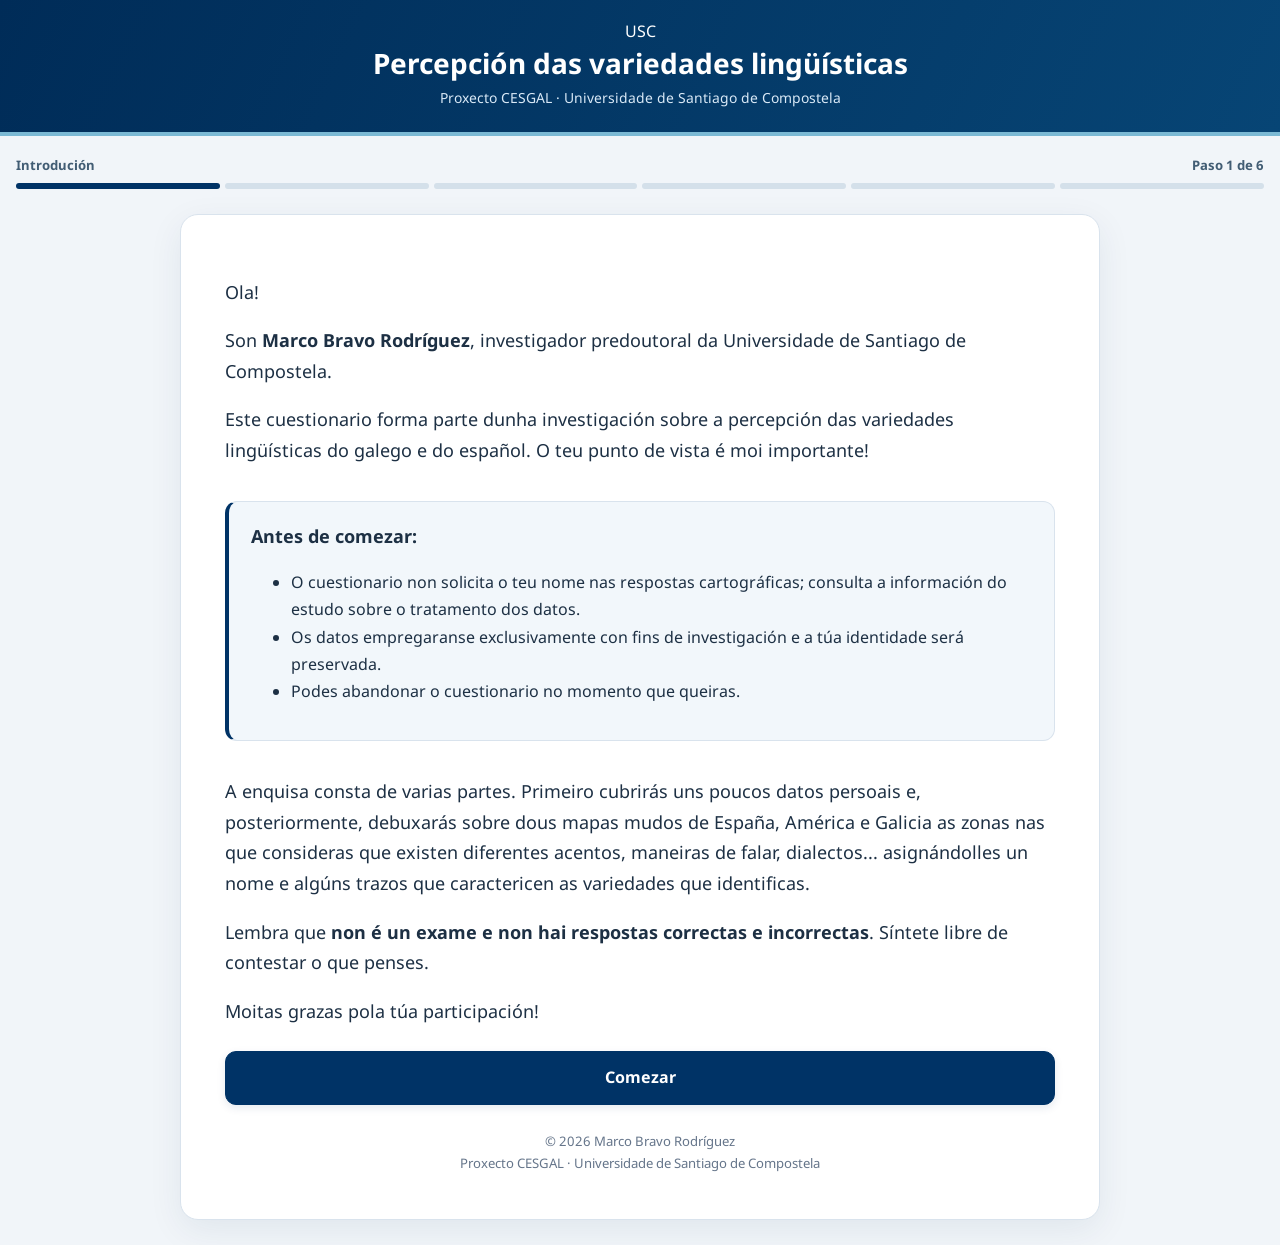
<file: index.html>
<!DOCTYPE html>
<html lang="gl">

<head>

<meta charset="UTF-8">
<meta name="viewport" content="width=device-width, initial-scale=1.0">

<title>PercepMap · Introdución</title>

<link rel="preconnect" href="https://fonts.googleapis.com">
<link rel="preconnect" href="https://fonts.gstatic.com" crossorigin>

<link href="https://fonts.googleapis.com/css2?family=Noto+Sans:wght@300;400;600;700&display=swap" rel="stylesheet">

<style>

:root{
--usc:#003366;
--gris:#eef2f5;
--borde:#d8dde3;
}

body{
margin:0;
background:var(--gris);
font-family:"Noto Sans",sans-serif;
}

header{
background:#003366;
color:white;
padding:22px 20px 28px;
text-align:center;
}

header img{
display:block;
margin:0 auto 15px auto;
max-width:260px;
width:100%;
height:auto;
background:white;
padding:10px 14px;
border-radius:10px;
}

header h1{
margin:5px 0 8px 0;
color:white;
font-size:1.8rem;
font-weight:600;
letter-spacing:0.3px;
}

.subtitulo{
margin:0;
color:#d6e3f1;
font-size:0.95rem;
font-weight:300;
}

main{
width:900px;
max-width:95%;
margin:35px auto;
background:white;
padding:45px;
border-radius:16px;
box-shadow:0 8px 30px rgba(0,0,0,.08);
}

p{
    font-size:18px;
    line-height:1.7;
}

.caixa{
background:#f8fafc;
border:1px solid #d9e1e8;
border-left:5px solid #003366;
border-radius:10px;
padding:20px;
margin:35px 0;
}

button{
width:100%;
margin-top:35px;
background:#003366;
color:white;
padding:16px;
border:none;
border-radius:10px;
font-size:18px;
font-weight:600;
cursor:pointer;
}

button:hover{

    background:#0054a5;

}

footer{

    margin-top:40px;

    text-align:center;

    color:#777;

    font-size:14px;

}

.btnComezar{
display:block;
width:100%;
text-align:center;
background:#003366;
color:white;
padding:16px;
border-radius:10px;
text-decoration:none;
font-size:18px;
font-weight:600;
}

</style>

<link rel="stylesheet" href="styles.css?v=2">
</head>

<body>
<header>
<span class="institutional-mark-placeholder" aria-label="Identidade institucional non incluída nesta distribución">USC</span>

<h1>Percepción das variedades lingüísticas</h1>

<p class="subtitulo">
Proxecto CESGAL · Universidade de Santiago de Compostela
</p>

</header>
<nav class="percep-progress" aria-label="Progreso do cuestionario"><div class="percep-progress__top"><span>Introdución</span><span>Paso 1 de 6</span></div><div class="percep-progress__track" aria-hidden="true"><span class="percep-progress__step is-current"></span><span class="percep-progress__step "></span><span class="percep-progress__step "></span><span class="percep-progress__step "></span><span class="percep-progress__step "></span><span class="percep-progress__step "></span></div></nav>

<main>

<p>Ola!</p>
<p>Son <strong>Marco Bravo Rodríguez</strong>, investigador predoutoral da Universidade de Santiago de Compostela.</p>
<p>Este cuestionario forma parte dunha investigación sobre a percepción das variedades lingüísticas do galego e do español. O teu punto de vista é moi importante!</p>

<div class="caixa">
<p><b>Antes de comezar:</b></p>
<ul>
<li>O cuestionario non solicita o teu nome nas respostas cartográficas; consulta a información do estudo sobre o tratamento dos datos.</li>
<li>Os datos empregaranse exclusivamente con fins de investigación e a túa identidade será preservada.</li>
<li>Podes abandonar o cuestionario no momento que queiras.</li>
</ul>
</div>

<p>A enquisa consta de varias partes. Primeiro cubrirás uns poucos datos persoais e, posteriormente, debuxarás sobre dous mapas mudos de España, América e Galicia as zonas nas que consideras que existen diferentes acentos, maneiras de falar, dialectos... asignándolles un nome e algúns trazos que caractericen as variedades que identificas.</p>
<p>Lembra que <b>non é un exame e non hai respostas correctas e incorrectas</b>. Síntete libre de contestar o que penses.</p>
<p>Moitas grazas pola túa participación!</p>

<a class="btnComezar" href="datos_persoais.html">
Comezar
</a>

<footer>
© 2026 Marco Bravo Rodríguez<br>
Proxecto CESGAL · Universidade de Santiago de Compostela<br>
</footer>

</main>

</body>
</html>
</file>
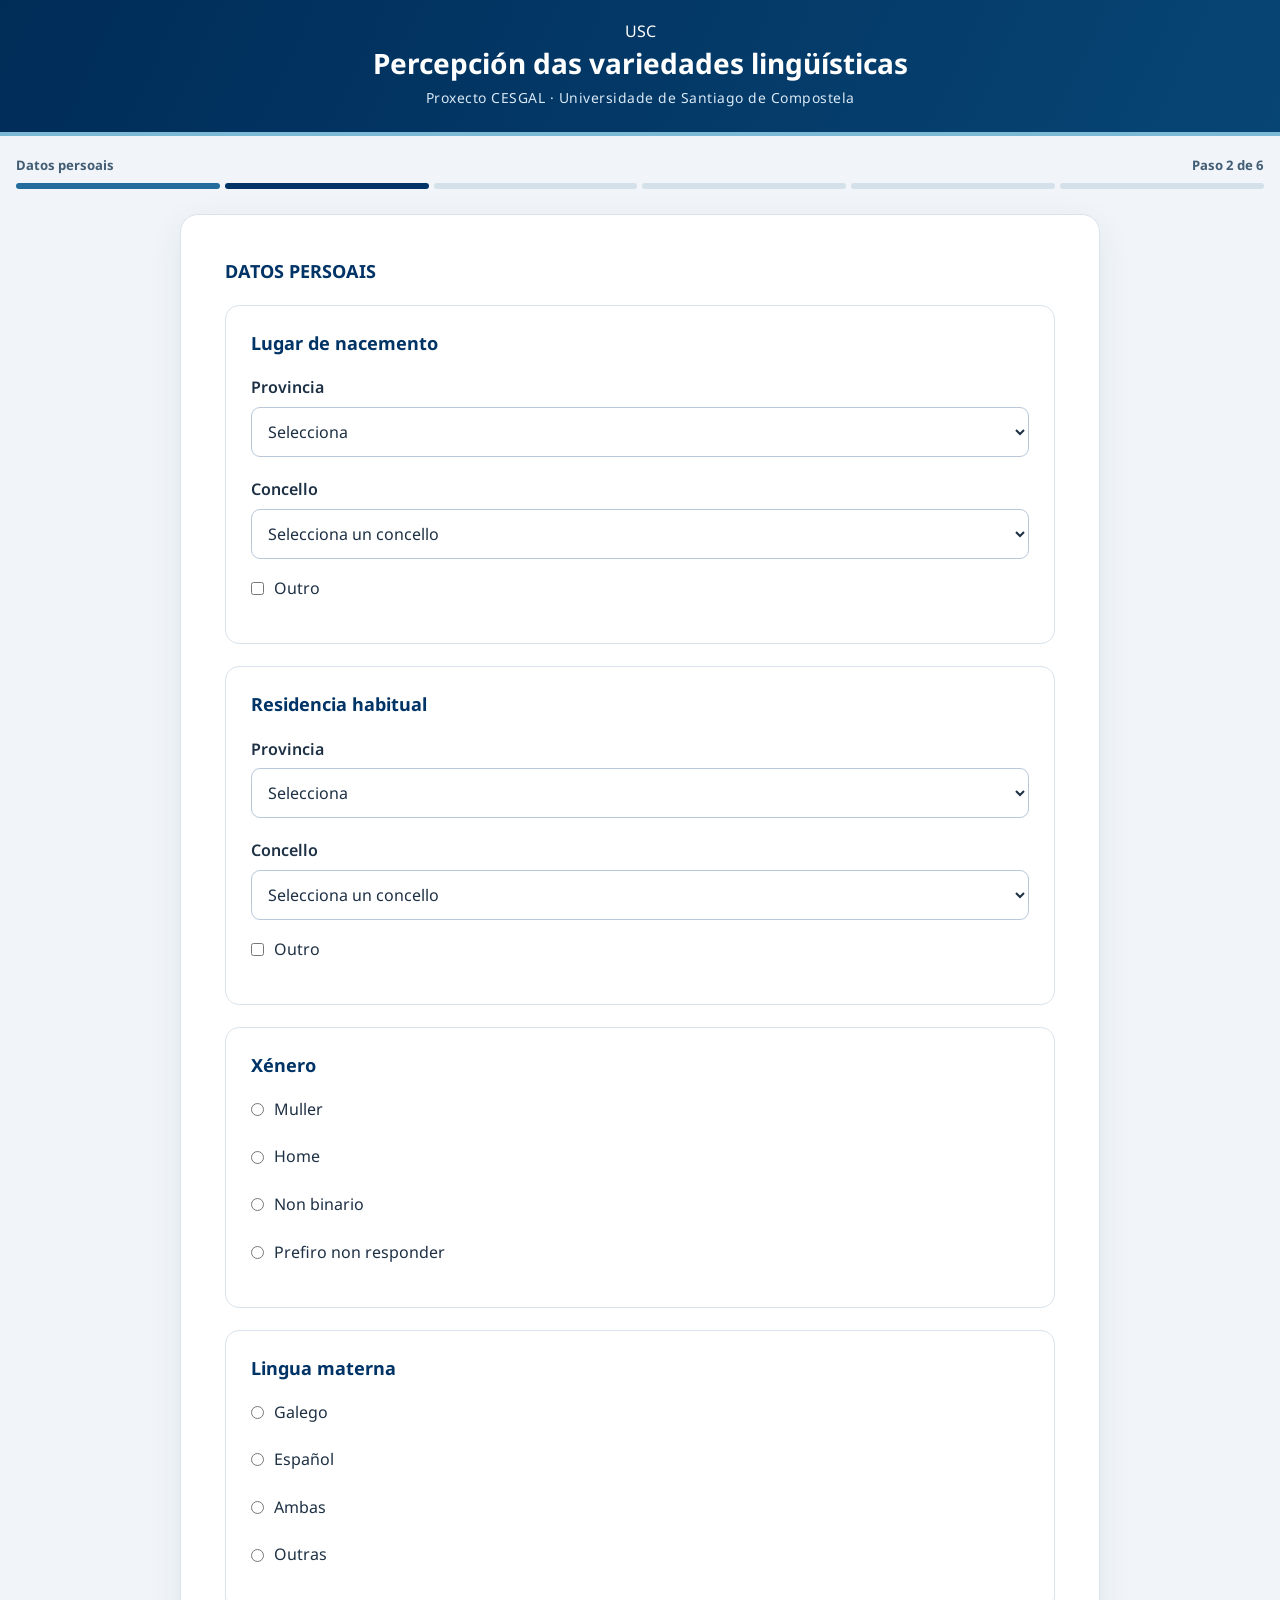
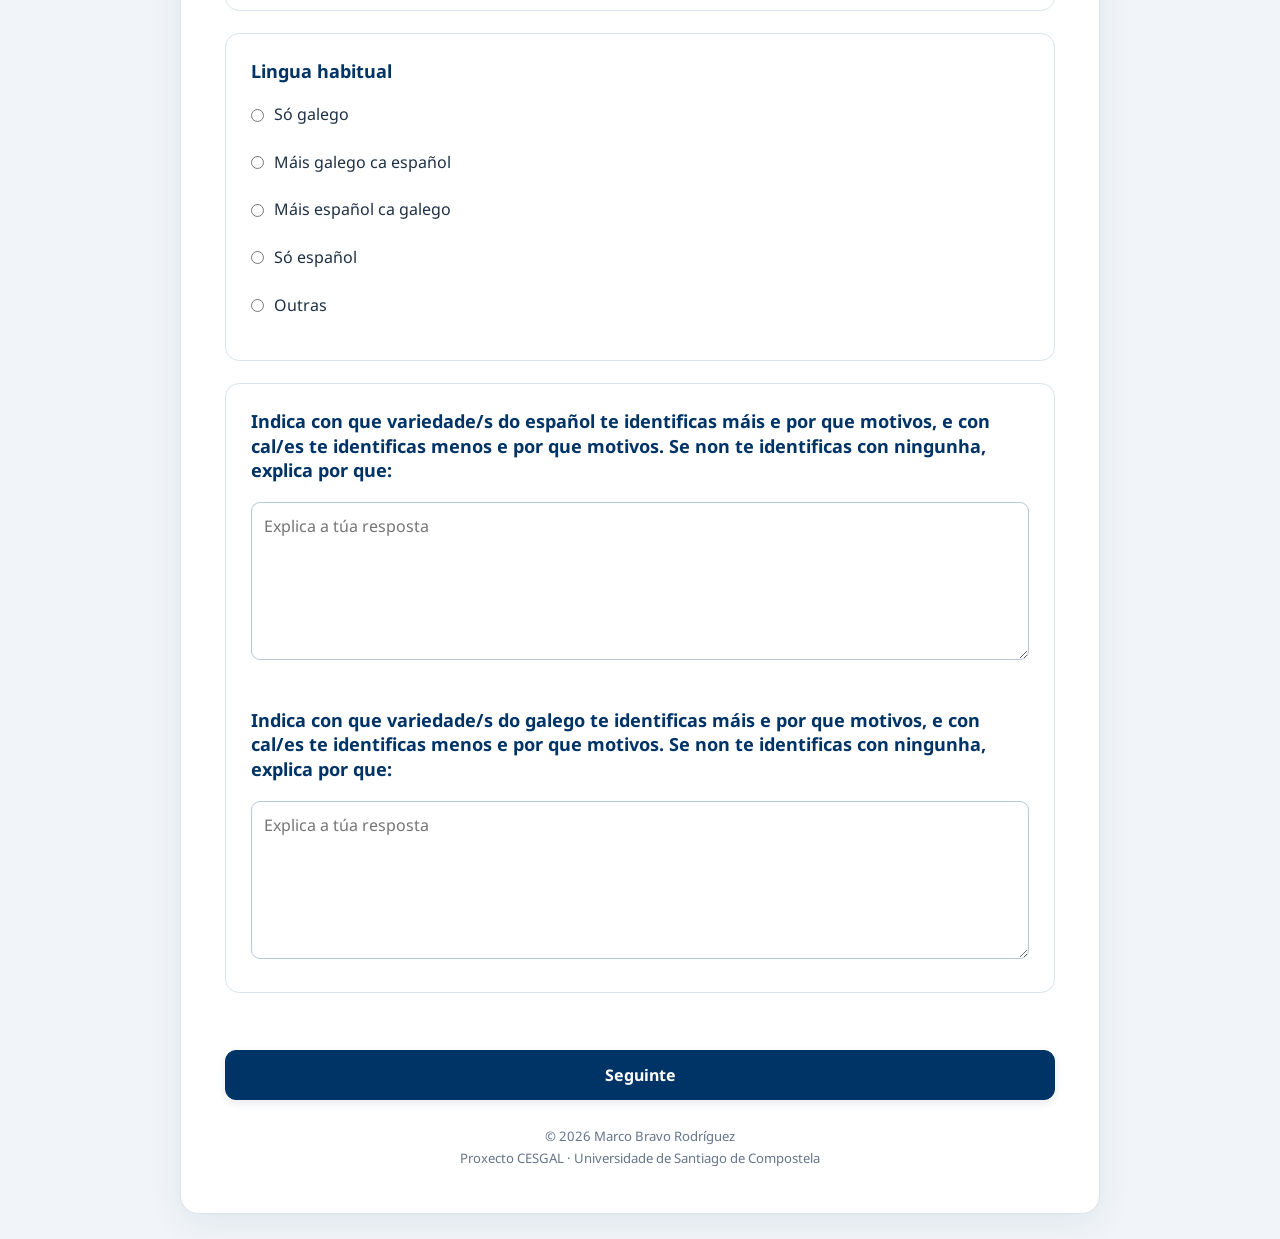
<file: datos_persoais.html>
<!DOCTYPE html>
<html lang="gl">

<head>

<meta charset="UTF-8">
<meta name="viewport" content="width=device-width, initial-scale=1.0">

<title>PercepMap · Datos persoais</title>

<link rel="preconnect" href="https://fonts.googleapis.com">
<link rel="preconnect" href="https://fonts.gstatic.com" crossorigin>

<link href="https://fonts.googleapis.com/css2?family=Noto+Sans:wght@300;400;600;700&display=swap" rel="stylesheet">

<style>

:root {
    --usc: #003366;
    --gris: #eef2f5;
    --borde: #d8dde3;
}

* {
    box-sizing: border-box;
}

body {
    margin: 0;
    font-family: "Noto Sans", sans-serif;
    background: var(--gris);
}

header {
    background: #003366;
    color: white;
    padding: 22px 20px 28px;
    text-align: center;
}

header img {
    display: block;
    margin: 0 auto 15px;
    max-width: 260px;
    width: 100%;
    height: auto;
    background: white;
    padding: 10px 14px;
    border-radius: 10px;
}

header h1 {
    margin: 5px 0 8px;
    color: white;
    font-size: 1.8rem;
    font-weight: 600;
    letter-spacing: .3px;
}

.subtitulo {
    margin: 0;
    color: #d6e3f1;
    font-size: .95rem;
    font-weight: 300;
    letter-spacing: .5px;
}

h3 {
    margin-top: 0;
    color: #003366;
    font-size: 1.15rem;
}

main {
    width: 900px;
    max-width: 95%;
    margin: 35px auto;
    background: white;
    padding: 45px;
    border-radius: 16px;
    box-shadow: 0 8px 30px rgba(0,0,0,.08);
}

fieldset {
    border: 1px solid #d9e1e8;
    border-radius: 12px;
    padding: 25px;
    margin: 30px 0;
}

label {
    display: block;
    font-weight: 600;
    margin-top: 20px;
}

select,
input[type="text"],
textarea {
    width: 100%;
    padding: 12px;
    font-size: 16px;
    margin-top: 6px;
    border: 1px solid #ccd6e0;
    border-radius: 8px;
    font-family: "Noto Sans", sans-serif;
}

textarea {
    resize: vertical;
    min-height: 140px;
}

.radio {
    display: flex;
    align-items: center;
    gap: 10px;
    margin: 12px 0;
    cursor: pointer;
    font-weight: 400;
}

.radio input {
    width: auto;
    margin: 0;
}

select:focus,
input:focus,
textarea:focus {
    outline: none;
    border-color: #003366;
}

button {
    width: 100%;
    margin-top: 35px;
    background: #003366;
    color: white;
    padding: 16px;
    border: none;
    border-radius: 10px;
    font-size: 18px;
    font-weight: 600;
    cursor: pointer;
}

button:hover {
    background: #0057a3;
}

footer {
    text-align: center;
    margin-top: 40px;
    font-size: .9em;
    color: #666;
    padding-bottom: 25px;
    line-height: 1.7;
}

.oculto {
    display: none;
}

</style>

<link rel="stylesheet" href="styles.css?v=2">
</head>

<body>

<header>

<span class="institutional-mark-placeholder" aria-label="Identidade institucional non incluída nesta distribución">USC</span>

<h1>Percepción das variedades lingüísticas</h1>

<p class="subtitulo">
Proxecto CESGAL · Universidade de Santiago de Compostela
</p>

</header>
<nav class="percep-progress" aria-label="Progreso do cuestionario"><div class="percep-progress__top"><span>Datos persoais</span><span>Paso 2 de 6</span></div><div class="percep-progress__track" aria-hidden="true"><span class="percep-progress__step is-done"></span><span class="percep-progress__step is-current"></span><span class="percep-progress__step "></span><span class="percep-progress__step "></span><span class="percep-progress__step "></span><span class="percep-progress__step "></span></div></nav>


<main>

<h3>DATOS PERSOAIS</h3>

<form id="formulario">


<!-- ========================= -->
<!-- LUGAR DE NACEMENTO -->
<!-- ========================= -->

<fieldset>

<h3>Lugar de nacemento</h3>

<label for="provincia_nacemento">Provincia</label>

<select id="provincia_nacemento">

<option value="">Selecciona</option>
<option>A Coruña</option>
<option>Lugo</option>
<option>Ourense</option>
<option>Pontevedra</option>

</select>

<label for="concello_nacemento">Concello</label>

<select id="concello_nacemento">

<option value="">Selecciona un concello</option>

</select>

<label class="radio">
<input type="checkbox" id="outro_nacemento">
Outro
</label>

<input
    type="text"
    id="texto_outro_nacemento"
    class="oculto"
    placeholder="Especifica o lugar de nacemento"
>

</fieldset>


<!-- ========================= -->
<!-- RESIDENCIA -->
<!-- ========================= -->

<fieldset>

<h3>Residencia habitual</h3>

<label for="provincia_residencia">Provincia</label>

<select id="provincia_residencia">

<option value="">Selecciona</option>
<option>A Coruña</option>
<option>Lugo</option>
<option>Ourense</option>
<option>Pontevedra</option>

</select>

<label for="concello_residencia">Concello</label>

<select id="concello_residencia">

<option value="">Selecciona un concello</option>

</select>

<label class="radio">
<input type="checkbox" id="outra_residencia">
Outro
</label>

<input
    type="text"
    id="texto_outra_residencia"
    class="oculto"
    placeholder="Especifica o lugar de residencia"
>

</fieldset>


<!-- ========================= -->
<!-- XÉNERO -->
<!-- ========================= -->

<fieldset>

<h3>Xénero</h3>

<label class="radio">
<input type="radio" name="xenero" value="Muller">
Muller
</label>

<label class="radio">
<input type="radio" name="xenero" value="Home">
Home
</label>

<label class="radio">
<input type="radio" name="xenero" value="Non binario">
Non binario
</label>

<label class="radio">
<input type="radio" name="xenero" value="Prefiro non responder">
Prefiro non responder
</label>

</fieldset>


<!-- ========================= -->
<!-- LINGUA MATERNA -->
<!-- ========================= -->

<fieldset>

<h3>Lingua materna</h3>

<label class="radio">
<input type="radio" name="materna" value="Galego">
Galego
</label>

<label class="radio">
<input type="radio" name="materna" value="Español">
Español
</label>

<label class="radio">
<input type="radio" name="materna" value="Ambas">
Ambas
</label>

<label class="radio">
<input type="radio" name="materna" value="Outras">
Outras
</label>

<input
    type="text"
    id="outra_materna"
    class="oculto"
    placeholder="Especifica a lingua"
>

</fieldset>


<!-- ========================= -->
<!-- LINGUA HABITUAL -->
<!-- ========================= -->

<fieldset>

<h3>Lingua habitual</h3>

<label class="radio">
<input type="radio" name="habitual" value="Só galego">
Só galego
</label>

<label class="radio">
<input type="radio" name="habitual" value="Máis galego ca español">
Máis galego ca español
</label>

<label class="radio">
<input type="radio" name="habitual" value="Máis español ca galego">
Máis español ca galego
</label>

<label class="radio">
<input type="radio" name="habitual" value="Só español">
Só español
</label>

<label class="radio">
<input type="radio" name="habitual" value="Outras">
Outras
</label>

<input
    type="text"
    id="outra_habitual"
    class="oculto"
    placeholder="Especifica a lingua"
>

</fieldset>


<!-- ========================= -->
<!-- IDENTIFICACIÓN -->
<!-- ========================= -->

<fieldset>

<h3>
Indica con que variedade/s do español te identificas máis e por que motivos, e con cal/es te identificas menos e por que motivos. Se non te identificas con ningunha, explica por que:
</h3>

<textarea
    id="identificacion"
    rows="6"
    placeholder="Explica a túa resposta"
></textarea>

<h3 style="margin-top: 40px;">
Indica con que variedade/s do galego te identificas máis e por que motivos, e con cal/es te identificas menos e por que motivos. Se non te identificas con ningunha, explica por que:
</h3>

<textarea
    id="identificacionGalego"
    rows="6"
    placeholder="Explica a túa resposta"
></textarea>

</fieldset>


<button type="button" id="seguinte">
Seguinte
</button>

</form>


<footer>

© 2026 Marco Bravo Rodríguez<br>

Proxecto CESGAL · Universidade de Santiago de Compostela

</footer>

</main>


<script src="concellos.js"></script>


<script>

// ================================
// PercepMap
// DATOS PERSOAIS
// ================================


// ================================
// CÓDIGOS DE CONCELLOS
// ================================

const codigosConcellos = {};

concellos.forEach(function(c, indice) {

    codigosConcellos[c.concello] =
        String(indice + 1).padStart(3, "0");

});


// ================================
// IDENTIFICADOR
// ================================

function crearIdentificador() {

    let codigoXenero = "PNR";

    const xenero = document.querySelector(
        'input[name="xenero"]:checked'
    );

    if (xenero) {

        if (xenero.value === "Muller") {
            codigoXenero = "M";
        }

        else if (xenero.value === "Home") {
            codigoXenero = "H";
        }

        else if (xenero.value === "Non binario") {
            codigoXenero = "NB";
        }

    }

    const concello = document.getElementById(
        "concello_residencia"
    ).value;

    const codigoConcello =
        codigosConcellos[concello] || "000";

    const numero = Math.floor(
        1000 + Math.random() * 9000
    );

    return (
        codigoXenero +
        codigoConcello +
        "-" +
        numero
    );

}


// ================================
// CARGAR CONCELLOS
// ================================

function cargarConcellos(idProvincia, idConcello) {

    const provincia = document.getElementById(
        idProvincia
    ).value;

    const select = document.getElementById(
        idConcello
    );

    select.innerHTML =
        '<option value="">Selecciona un concello</option>';

    concellos
        .filter(c => c.provincia === provincia)
        .forEach(function(c) {

            const opcion = document.createElement("option");

            opcion.value = c.concello;

            opcion.textContent = c.concello;

            select.appendChild(opcion);

        });

}


// ================================
// EVENTOS DAS PROVINCIAS
// ================================

document
.getElementById("provincia_nacemento")
.addEventListener("change", function() {

    cargarConcellos(
        "provincia_nacemento",
        "concello_nacemento"
    );

});


document
.getElementById("provincia_residencia")
.addEventListener("change", function() {

    cargarConcellos(
        "provincia_residencia",
        "concello_residencia"
    );

});


// ================================
// CAMPOS OUTRO
// ================================

document
.getElementById("outro_nacemento")
.addEventListener("change", function() {

    document
        .getElementById("texto_outro_nacemento")
        .classList.toggle("oculto", !this.checked);

});


document
.getElementById("outra_residencia")
.addEventListener("change", function() {

    document
        .getElementById("texto_outra_residencia")
        .classList.toggle("oculto", !this.checked);

});


// ================================
// OUTRAS LINGUAS
// ================================

document
.querySelectorAll('input[name="materna"]')
.forEach(function(radio) {

    radio.addEventListener("change", function() {

        const campo = document.getElementById(
            "outra_materna"
        );

        campo.classList.toggle(
            "oculto",
            this.value !== "Outras"
        );

    });

});


document
.querySelectorAll('input[name="habitual"]')
.forEach(function(radio) {

    radio.addEventListener("change", function() {

        const campo = document.getElementById(
            "outra_habitual"
        );

        campo.classList.toggle(
            "oculto",
            this.value !== "Outras"
        );

    });

});


// ================================
// GARDAR DATOS
// ================================

document
.getElementById("seguinte")
.addEventListener("click", function() {

    try {

        const datosPersoais = {

            provinciaNacemento:
                document.getElementById(
                    "provincia_nacemento"
                ).value,

            concelloNacemento:
                document.getElementById(
                    "concello_nacemento"
                ).value,

            outroNacemento:
                document.getElementById(
                    "outro_nacemento"
                ).checked,

            textoOutroNacemento:
                document.getElementById(
                    "texto_outro_nacemento"
                ).value,

            provinciaResidencia:
                document.getElementById(
                    "provincia_residencia"
                ).value,

            concelloResidencia:
                document.getElementById(
                    "concello_residencia"
                ).value,

            outraResidencia:
                document.getElementById(
                    "outra_residencia"
                ).checked,

            textoOutraResidencia:
                document.getElementById(
                    "texto_outra_residencia"
                ).value,

            xenero:
                document.querySelector(
                    'input[name="xenero"]:checked'
                )?.value || "",

            linguaMaterna:
                document.querySelector(
                    'input[name="materna"]:checked'
                )?.value || "",

            outraLinguaMaterna:
                document.getElementById(
                    "outra_materna"
                ).value,

            linguaHabitual:
                document.querySelector(
                    'input[name="habitual"]:checked'
                )?.value || "",

            outraLinguaHabitual:
                document.getElementById(
                    "outra_habitual"
                ).value,

            identificacion:
                document.getElementById(
                    "identificacion"
                ).value,

            identificacionGalego:
                document.getElementById(
                    "identificacionGalego"
                ).value

        };


        // Crear identificador

        const participanteId = crearIdentificador();


        // Un novo participante non debe herdar os mapas da sesión anterior.
        for (const clave of ["españa", "espana", "america", "galicia"]) {
            localStorage.removeItem(clave);
        }

        // Gardar no navegador

        localStorage.setItem(
            "participanteId",
            participanteId
        );

        localStorage.setItem(
            "datosPersoais",
            JSON.stringify(datosPersoais)
        );


        // Comprobar gardado

        if (
            !localStorage.getItem("participanteId") ||
            !localStorage.getItem("datosPersoais")
        ) {

            throw new Error(
                "Non se puideron gardar os datos."
            );

        }


        // Continuar

        window.location.href = "españa_leaflet.html";

    }

    catch(erro) {

        console.error(erro);

        alert(
            "Produciuse un problema ao gardar os datos. "
            + "Téntao de novo."
        );

    }

});

</script>

</body>
</html>
</file>
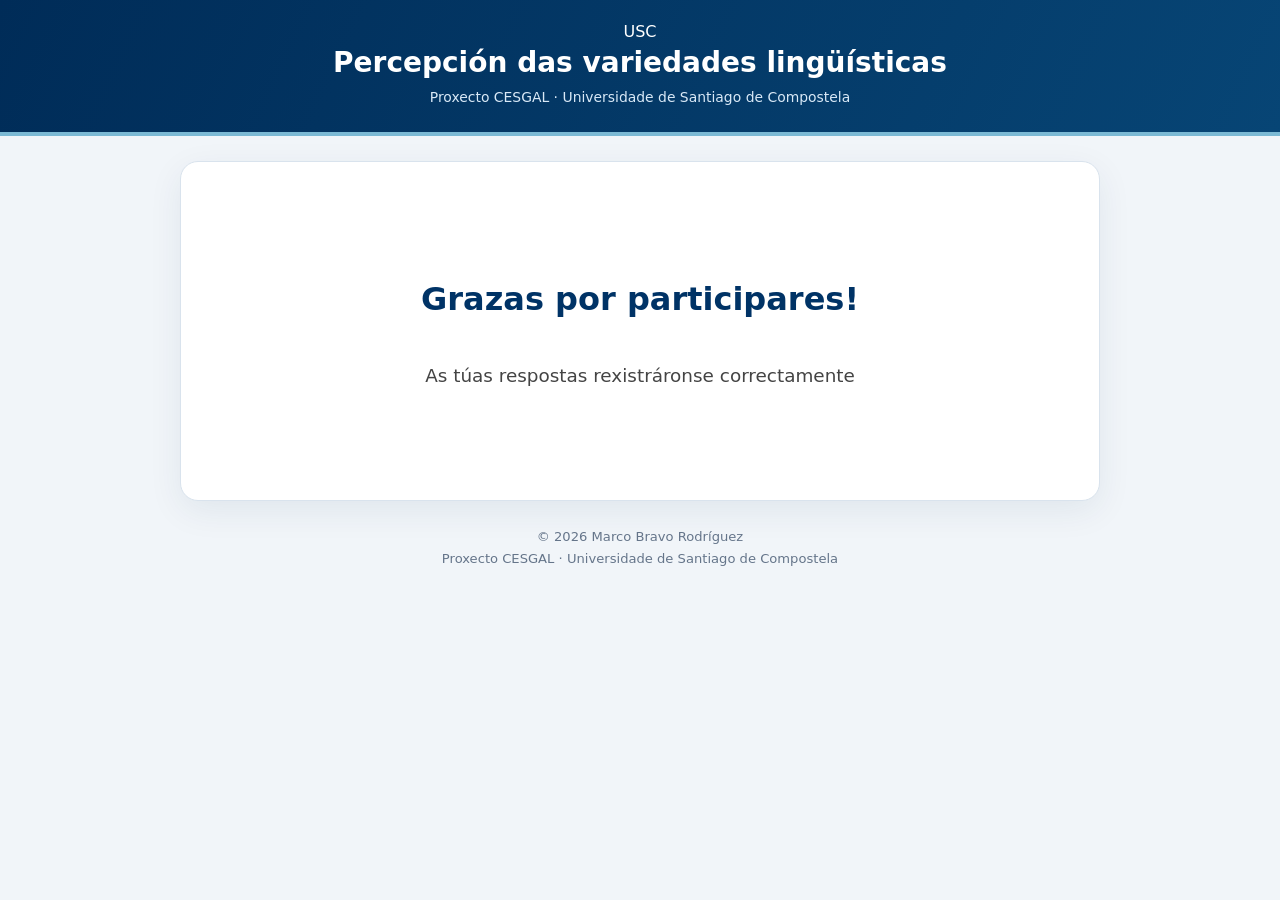
<file: fin.html>
<!DOCTYPE html>
<html lang="gl">
<head>
<meta charset="UTF-8">
<meta name="viewport" content="width=device-width, initial-scale=1.0">

<title>PercepMap · Fin</title>

<style>

:root{
  --usc:#003366;
}

body{
  margin:0;
  background:#eef2f5;
  font-family:"Noto Sans",sans-serif;
}

header{
  background:#003366;
  color:white;
  padding:22px 20px 28px;
  text-align:center;
}

header img{
  display:block;
  margin:0 auto 12px auto;
  max-width:220px;
  width:100%;
  height:auto;
  background:white;
  padding:8px 12px;
  border-radius:10px;
}

header h1{
  margin:5px 0 8px 0;
  color:white;
  font-size:1.8rem;
  font-weight:600;
}

.subtitulo{
  margin:0;
  color:#d6e3f1;
  font-size:0.95rem;
  font-weight:300;
}


.mensaxeFinal{
  min-height:300px;
  display:flex;
  flex-direction:column;
  justify-content:center;
  align-items:center;
}

.mensaxeFinal h2{
  color:#003366;
  font-size:2rem;
  margin-bottom:20px;
  text-align:center;
}

.mensaxeFinal p{
  font-size:1.15rem;
  line-height:1.7;
  color:#444;
  max-width:700px;
}

footer{
  text-align:center;
  margin:40px 0;
  color:#666;
  font-size:0.9rem;
}

#finalizar{

    display:block;

    margin:35px auto 0 auto;

    padding:14px 28px;

    background:#003366;

    color:white;

    border:none;

    border-radius:999px;

    font-size:1rem;

    font-weight:600;

    cursor:pointer;

    transition:all .2s ease;

    box-shadow:
        0 3px 12px rgba(0,51,102,.20);

}

</style>
<link rel="stylesheet" href="styles.css?v=2">
</head>

<body>

<header>

<span class="institutional-mark-placeholder" aria-label="Identidade institucional non incluída nesta distribución">USC</span>

<h1>Percepción das variedades lingüísticas</h1>

<p class="subtitulo">
Proxecto CESGAL · Universidade de Santiago de Compostela
</p>

</header>

<main>

<div class="mensaxeFinal">

<h2>Grazas por participares!</h2>

<p>
As túas respostas rexistráronse correctamente
</p>



</div>

</main>

<footer>
© 2026 Marco Bravo Rodríguez<br>
Proxecto CESGAL · Universidade de Santiago de Compostela<br>
</footer>

</body>
</html>
</file>
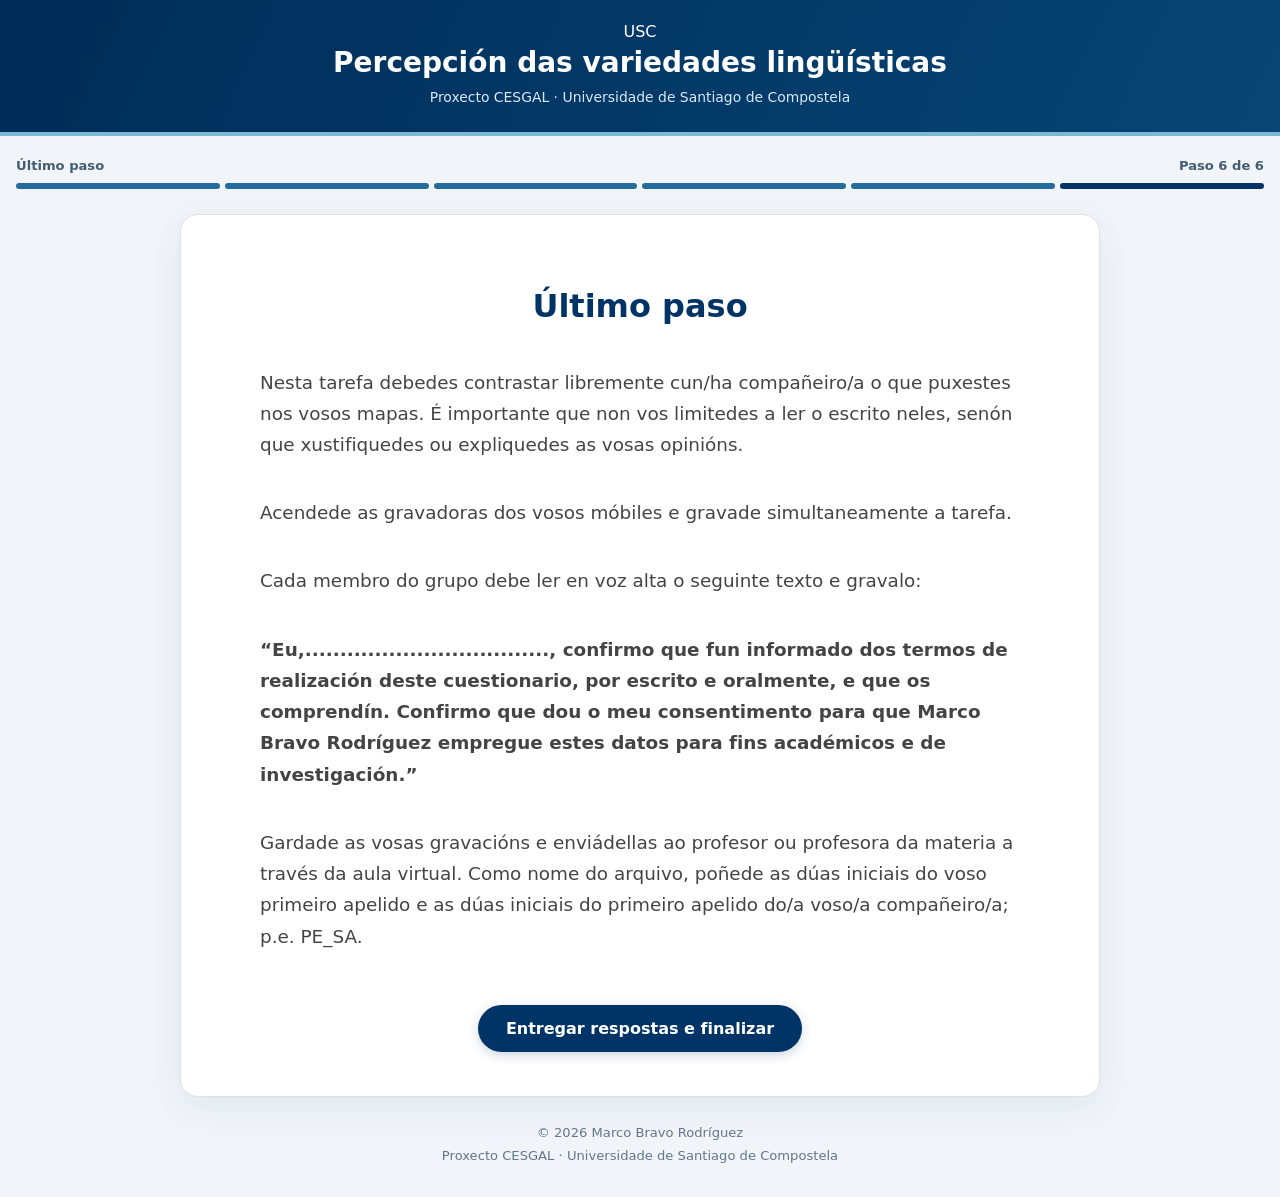
<file: gravación.html>
<!DOCTYPE html>
<html lang="gl">

<head>
<meta charset="UTF-8">
<meta name="viewport" content="width=device-width, initial-scale=1.0">

<title>PercepMap · Último paso</title>

<style>
:root {
    --usc: #003366;
}

* {
    box-sizing: border-box;
}

body {
    margin: 0;
    background: #eef2f5;
    font-family: "Noto Sans", sans-serif;
}

header {
    background: #003366;
    color: white;
    padding: 22px 20px 28px;
    text-align: center;
}

header img {
    display: block;
    margin: 0 auto 12px;
    max-width: 220px;
    width: 100%;
    height: auto;
    background: white;
    padding: 8px 12px;
    border-radius: 10px;
}

header h1 {
    margin: 5px 0 8px;
    color: white;
    font-size: 1.8rem;
    font-weight: 600;
}

.subtitulo {
    margin: 0;
    color: #d6e3f1;
    font-size: 0.95rem;
    font-weight: 300;
}

main {
    padding: 20px;
}

.mensaxeFinal {
    min-height: 300px;
    display: flex;
    flex-direction: column;
    justify-content: center;
    align-items: center;
    max-width: 850px;
    margin: 0 auto;
}

.mensaxeFinal h2 {
    color: #003366;
    font-size: 2rem;
    margin-bottom: 20px;
    text-align: center;
}

.mensaxeFinal p {
    font-size: 1.15rem;
    line-height: 1.7;
    color: #444;
    max-width: 700px;
    width: 100%;
}

.mensaxeFinal ul {
    max-width: 700px;
    width: 100%;
    line-height: 1.9;
    color: #444;
}

#finalizar {
    display: block;
    margin: 35px auto 0;
    padding: 14px 28px;
    background: #003366;
    color: white;
    border: none;
    border-radius: 999px;
    font-size: 1rem;
    font-weight: 600;
    cursor: pointer;
    transition: all .2s ease;
    box-shadow: 0 3px 12px rgba(0,51,102,.20);
}

#finalizar:hover {
    background: #00509d;
}

#finalizar:disabled {
    opacity: .6;
    cursor: wait;
}

#estado {
    display: none;
    max-width: 700px;
    width: 100%;
    margin: 20px auto;
    padding: 14px;
    border-radius: 8px;
    text-align: center;
    line-height: 1.5;
}

#estado.erro {
    display: block;
    background: #fce8e8;
    color: #a12626;
}

#estado.exito {
    display: block;
    background: #e4f4e8;
    color: #206b36;
}

footer {
    text-align: center;
    margin: 40px 0;
    color: #666;
    font-size: 0.9rem;
    line-height: 1.7;
}
</style>
<link rel="stylesheet" href="styles.css?v=2">
</head>

<body>

<header>
    <span class="institutional-mark-placeholder" aria-label="Identidade institucional non incluída nesta distribución">USC</span>

    <h1>Percepción das variedades lingüísticas</h1>

    <p class="subtitulo">
        Proxecto CESGAL · Universidade de Santiago de Compostela
    </p>
</header>
<nav class="percep-progress" aria-label="Progreso do cuestionario"><div class="percep-progress__top"><span>Último paso</span><span>Paso 6 de 6</span></div><div class="percep-progress__track" aria-hidden="true"><span class="percep-progress__step is-done"></span><span class="percep-progress__step is-done"></span><span class="percep-progress__step is-done"></span><span class="percep-progress__step is-done"></span><span class="percep-progress__step is-done"></span><span class="percep-progress__step is-current"></span></div></nav>

<main>
    <div class="mensaxeFinal">

        <h2>Último paso</h2>

        <p>Nesta tarefa debedes contrastar libremente cun/ha compañeiro/a o que puxestes nos vosos mapas. É importante que non vos limitedes a ler o escrito neles, senón que xustifiquedes ou expliquedes as vosas opinións.</p>
        <p>Acendede as gravadoras dos vosos móbiles e gravade simultaneamente a tarefa.</p>
        <p>Cada membro do grupo debe ler en voz alta o seguinte texto e gravalo:</p>
        <p><b>“Eu,..................................., confirmo que fun informado dos termos de realización deste cuestionario, por escrito e oralmente, e que os comprendín. Confirmo que dou o meu consentimento para que Marco Bravo Rodríguez empregue estes datos para fins académicos e de investigación.”</b></p>
        <p>Gardade as vosas gravacións e enviádellas ao profesor ou profesora da materia a
        través da aula virtual. Como nome do arquivo, poñede as dúas iniciais do voso primeiro apelido e as dúas iniciais do primeiro apelido do/a voso/a compañeiro/a; p.e. PE_SA.</p>
        

        

        <div id="estado" role="status" aria-live="polite"></div>

        <button id="finalizar" type="button">
            Entregar respostas e finalizar
        </button>

    </div>
</main>

<footer>
    © 2026 Marco Bravo Rodríguez<br>
    Proxecto CESGAL · Universidade de Santiago de Compostela
</footer>

<script>

// LER DATOS DO NAVEGADOR

function lerDatos(clave, alternativa = null) {
    let valor = localStorage.getItem(clave);

    if (valor === null && alternativa !== null) {
        valor = localStorage.getItem(alternativa);
    }

    if (valor === null) {
        return null;
    }

    try {
        return JSON.parse(valor);
    } catch (erro) {
        throw new Error(
            "Os datos de " + clave + " non teñen un formato válido."
        );
    }
}


// Un token estable evita duplicados se hai que repetir a petición.
function obterTokenEntrega() {
    const participante = localStorage.getItem("participanteId") || "";
    const clave = "tokenEntrega:" + participante;
    let token = localStorage.getItem(clave);
    if (!token) {
        token = crypto.randomUUID();
        localStorage.setItem(clave, token);
    }
    return token;
}

// REUNIR TODA A INFORMACIÓN

function prepararEntrega() {
    const datos = {
        participanteId: localStorage.getItem("participanteId"),

        datosPersoais: lerDatos("datosPersoais"),

        // Admite as dúas formas de escribir o nome da clave de España.
        espana: lerDatos("españa", "espana") || [],

        america: lerDatos("america") || [],

        galicia: lerDatos("galicia") || [],

        dataEntrega: new Date().toISOString(),
        tokenEntrega: obterTokenEntrega()
    };

    return datos;
}


// MOSTRAR MENSAXES

function mostrarEstado(mensaxe, tipo) {
    const estado = document.getElementById("estado");

    estado.textContent = mensaxe;
    estado.className = tipo;
}


// ENVIAR A ENTREGA

document.getElementById("finalizar").addEventListener("click", async function () {

    const boton = this;

    boton.disabled = true;
    boton.textContent = "Enviando respostas...";

    try {

        const datos = prepararEntrega();

        // Comprobar identificador.
        if (!datos.participanteId) {
            throw new Error(
                "Non se atopou o identificador do participante. Volve ao inicio."
            );
        }

        // Comprobar datos persoais.
        if (
            !datos.datosPersoais ||
            typeof datos.datosPersoais !== "object"
        ) {
            throw new Error(
                "Non se atoparon os datos persoais. Comproba a primeira páxina."
            );
        }

        // Comprobar que os mapas teñen o formato correcto.
        if (
            !Array.isArray(datos.espana) ||
            !Array.isArray(datos.america) ||
            !Array.isArray(datos.galicia)
        ) {
            throw new Error(
                "Os datos dalgún mapa non teñen o formato esperado."
            );
        }

        // Un mapa sen polígonos tamén pode ser unha resposta válida.

        // Enviar os datos ao servidor.
        const resposta = await fetch("gardar.php", {
            method: "POST",
            headers: {
                "Content-Type": "application/json",
                "Accept": "application/json"
            },
            body: JSON.stringify(datos)
        });

        // Ler a resposta.
        const texto = await resposta.text();

        let resultado;

        try {
            resultado = JSON.parse(texto);
        } catch (erro) {
            throw new Error(
                "O servidor non devolveu unha resposta JSON válida. " +
                "Comproba que gardar.php está funcionando."
            );
        }

        if (!resposta.ok) {
            throw new Error(
                resultado.mensaxe ||
                "Erro no servidor: HTTP " + resposta.status
            );
        }

        if (resultado.ok !== true) {
            throw new Error(
                resultado.mensaxe ||
                "O servidor non confirmou o gardado."
            );
        }

        // Entrega confirmada.
        mostrarEstado(
            "As túas respostas gardáronse correctamente. Grazas pola túa participación.",
            "exito"
        );

        boton.textContent = "Entrega realizada";

        // Ir á páxina final despois de mostrar a confirmación.
        setTimeout(function () {
            window.location.href = "fin.html";
        }, 1200);

    } catch (erro) {

        console.error("Erro na entrega:", erro);

        mostrarEstado(
            erro.message || "Produciuse un erro ao enviar as respostas.",
            "erro"
        );

        boton.disabled = false;
        boton.textContent = "Tentar de novo";
    }

});

</script>

</body>
</html>
</file>
<file: styles.css>
/* PercepMap v2 — deseño unificado. Non altera as xeometrías nin o gardado. */
:root {
  --usc: #003366; --usc-claro: #12548a; --texto: #1d3044;
  --secundario: #52667b; --fondo: #f1f5f9; --borde: #d9e3ed;
  --branco: #fff; --sombra: 0 10px 34px rgba(19,49,78,.075);
}
*, *::before, *::after { box-sizing: border-box; }
html { scroll-behavior: smooth; }
body { margin: 0; background: var(--fondo); color: var(--texto);
  font-family: "Noto Sans", system-ui, -apple-system, sans-serif; line-height: 1.6; }
header { background: linear-gradient(115deg, #002c58, #074575); color: #fff;
  padding: 19px 20px 22px; text-align: center; border-bottom: 4px solid #7bb9d4; }
header img { display:block; width:auto; max-width:min(220px,80vw); max-height:72px;
  height:auto; margin:0 auto 11px; background:#fff; padding:7px 11px;
  border-radius:9px; }
header h1 { color:#fff; font-size:clamp(1.25rem,2.6vw,1.75rem);
  line-height:1.3; font-weight:700; margin:0 0 5px; letter-spacing:0; }
header .subtitulo { color:#d9e9f7; margin:0; font-size:.87rem; font-weight:400; }
main { width:min(920px,calc(100% - 32px)); max-width:none; margin:25px auto;
  padding:clamp(22px,4vw,44px); background:#fff; border:1px solid var(--borde);
  border-radius:18px; box-shadow:var(--sombra); }
h2,h3,h4 { color:var(--usc); line-height:1.35; }
h3 { font-size:1.13rem; margin:0 0 14px; }
p,li { line-height:1.7; }
a { color:var(--usc-claro); }
a:focus-visible, button:focus-visible, input:focus-visible,
select:focus-visible, textarea:focus-visible, summary:focus-visible {
  outline:3px solid #61a5dc; outline-offset:3px;
}
button, .btnComezar { font-family:inherit; background:var(--usc); color:white;
  border:1px solid var(--usc); border-radius:11px; padding:13px 22px;
  font-size:1rem; font-weight:700; cursor:pointer; transition:background .15s, transform .15s;
  box-shadow:0 3px 8px rgba(0,51,102,.10); }
button:hover, .btnComezar:hover { background:#07538b; color:#fff; }
button:active, .btnComezar:active { transform:translateY(1px); }
button:disabled { opacity:.65; cursor:wait; }
.btnComezar { display:block; text-align:center; text-decoration:none; margin-top:25px; }
fieldset { border:1px solid var(--borde); border-radius:14px;
  padding:clamp(16px,3vw,25px); margin:22px 0; background:#fff; }
label { color:var(--texto); }
select,input[type="text"],textarea {
  background:#fff; color:var(--texto); border:1px solid #b8c8d8;
  border-radius:9px; font-family:inherit; min-height:43px;
}
select:focus,input:focus,textarea:focus { border-color:#287ab4; }
.radio { border-radius:9px; padding:5px 8px; margin-left:-8px; }
.radio:hover { background:#f2f7fc; }
input[type="radio"],input[type="checkbox"] { accent-color:var(--usc); }
.caixa { background:#f2f7fb; border:1px solid var(--borde);
  border-left:4px solid var(--usc); border-radius:12px; padding:19px 22px; }
.caixa p { margin-top:0; }
footer { text-align:center; color:#65758a; font-size:.82rem; line-height:1.7;
  margin:25px auto 30px; padding:0 16px; }
main footer { margin:25px auto 0; }
.oculto { display:none !important; }

/* Progreso orientativo; non cambia a orde nin as respostas */
.percep-progress { max-width:1600px; width:calc(100% - 32px);
  margin:19px auto 0; }
.percep-progress__top { display:flex; align-items:center; justify-content:space-between;
  gap:12px; color:#425d74; font-size:.82rem; font-weight:700; margin-bottom:7px; }
.percep-progress__track { display:grid; grid-template-columns:repeat(6,minmax(0,1fr));
  gap:5px; }
.percep-progress__step { height:6px; background:#d4e0ea; border-radius:20px; }
.percep-progress__step.is-done { background:#246c9c; }
.percep-progress__step.is-current { background:#003366; }

/* Páxinas de mapas */
body.paxina-mapa main { width:min(1600px,calc(100% - 32px));
  padding:21px 26px; margin:19px auto; }
body.paxina-mapa .instrucions { max-width:none; margin:0; }
body.paxina-mapa .instrucions h3 { margin-bottom:10px; }
body.paxina-mapa .instrucions p { margin:8px 0; }
body.paxina-mapa .instrucions ul { margin:8px 0 12px; padding-left:22px; }
body.paxina-mapa .instrucions li { margin-bottom:5px; }
.areaMapa { width:min(1600px,calc(100% - 32px)); max-width:none;
  margin:18px auto; display:grid; grid-template-columns:minmax(0,1fr) 315px;
  gap:20px; align-items:start; }
#mapa { min-width:0; border:1px solid var(--borde); background:#fff;
  padding:9px; border-radius:16px; box-shadow:var(--sombra); }
#map { width:100%; height:clamp(480px,68vh,780px); border:0;
  border-radius:10px; background:#f7fafc; }
#lista { width:auto; min-width:0; padding:22px; background:#fff;
  border:1px solid var(--borde); border-radius:16px; box-shadow:var(--sombra); }
#lista h3 { margin:0 0 15px; }
#variedades { background:#f7fafc; border:1px solid #e1eaf1;
  border-radius:11px; padding:10px; min-height:95px; }
#variedades:empty::before { content:"Aínda non rexistraches variedades. Debuxa unha zona no mapa para comezar.";
  display:block; padding:14px 8px; font-size:.9rem; color:#667a8e; line-height:1.55; }
.variedade { background:#fff; border:1px solid #dfe7ef; border-left:4px solid #377da7;
  border-radius:9px; padding:12px; margin:0 0 9px; box-shadow:none; }
.variedade:last-child { margin-bottom:0; }
.variedade h4 { margin:0 0 4px; font-size:.94rem; overflow-wrap:anywhere; }
.variedade p { margin:0; color:#53687b; font-size:.87rem; overflow-wrap:anywhere; }
.botons { width:min(1600px,calc(100% - 32px)); max-width:none; margin:17px auto 28px;
  display:flex; justify-content:space-between; gap:15px; }
.botons button { flex:0 1 210px; margin:0; }
.botons #atras { background:#fff; border:1px solid #b9cbda; color:var(--usc); }
.botons #atras:hover { background:#edf4fa; }
#modal { position:fixed; inset:0; background:rgba(9,29,49,.65);
  display:flex; justify-content:center; align-items:center; padding:16px; z-index:9999; }
.modal { width:min(560px,100%); max-height:calc(100vh - 32px); overflow:auto;
  padding:clamp(20px,4vw,32px); border-radius:17px; background:#fff;
  box-shadow:0 24px 70px rgba(0,0,0,.25); }
.modal h2 { margin:0 0 20px; font-size:1.4rem; }
.modal label { display:block; margin:0 0 16px; font-weight:700; }
.modal input,.modal textarea { display:block; width:100%; margin-top:7px;
  padding:11px 12px; font-size:1rem; }
.modal textarea { min-height:125px; resize:vertical; }
.modalBotons { display:flex; gap:12px; margin-top:20px; }
.modalBotons button { flex:1; margin:0; }
.modalBotons #cancelar { background:#fff; color:var(--usc);
  border-color:#b9cbda; }
.modalBotons #cancelar:hover { background:#edf4fa; }
.leaflet-container { font-family:inherit; }
.leaflet-bar a { color:var(--usc); }
.percep-map-hint { margin:0 0 10px; font-size:.84rem; color:#4e6578; }
.mensaxeFinal { max-width:760px; margin:0 auto; min-height:250px; }
.mensaxeFinal h2 { color:var(--usc); font-size:clamp(1.5rem,3vw,2rem); }
.mensaxeFinal p { max-width:none; }
#finalizar { width:auto; max-width:100%; }
@media(max-width:900px) {
  .areaMapa { grid-template-columns:1fr; }
  #lista { width:100%; }
  #map { height:min(68vh,610px); min-height:400px; }
}
@media(max-width:600px) {
  header { padding:15px 12px 18px; }
  header img { max-height:58px; }
  main,body.paxina-mapa main { width:calc(100% - 20px);
    padding:19px 17px; margin:14px auto; }
  .percep-progress,.areaMapa,.botons { width:calc(100% - 20px); }
  .areaMapa { gap:12px; margin:12px auto; }
  #map { height:420px; min-height:420px; }
  #lista { padding:17px; }
  .botons { gap:10px; }
  .botons button { flex:1; padding:12px 9px; font-size:.95rem; }
  .modalBotons { flex-direction:column-reverse; }
  .modalBotons button { width:100%; }
}
@media(prefers-reduced-motion:reduce) {
  *,*::before,*::after { scroll-behavior:auto !important; transition:none !important; }
}
</file>
